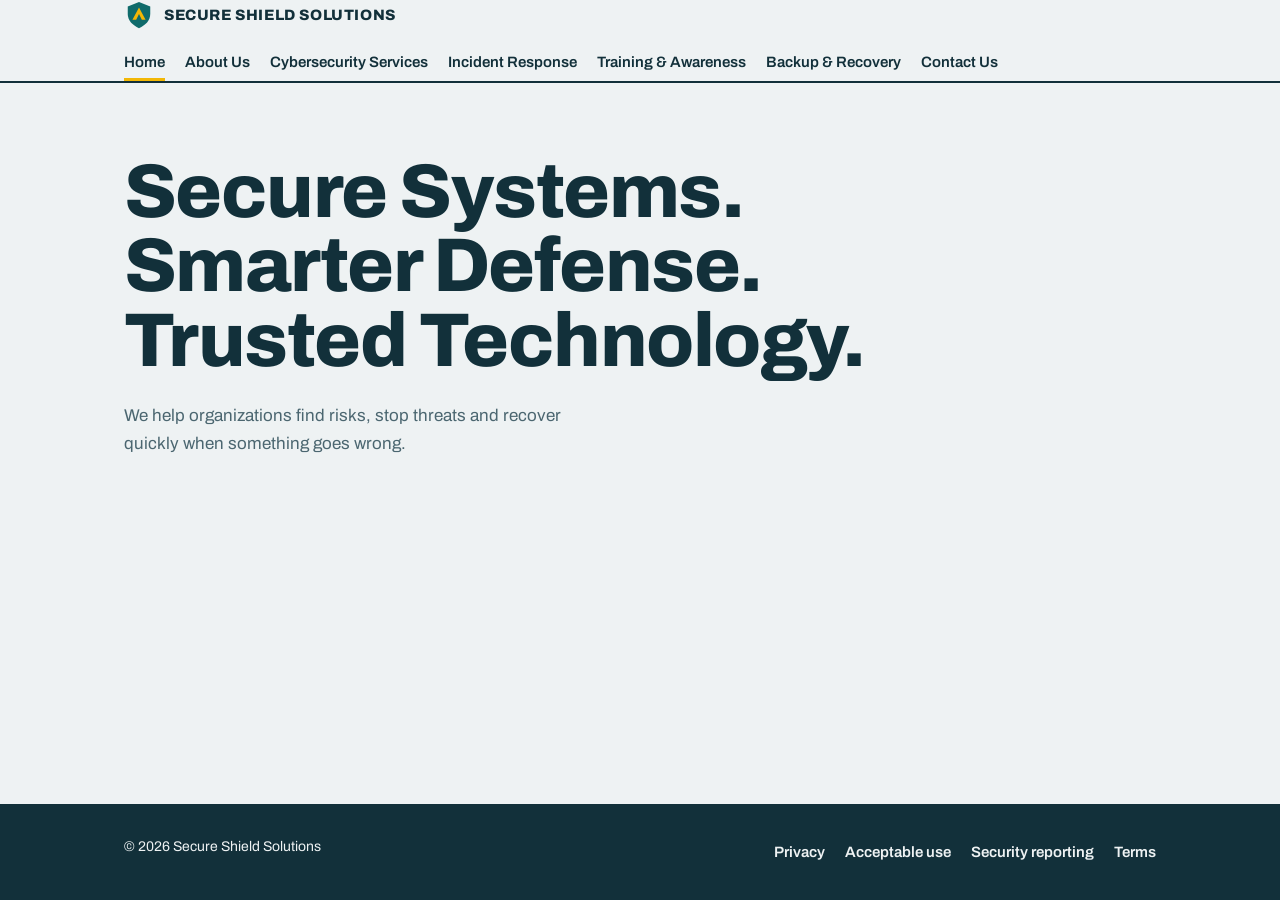
<file: index.html>
<!DOCTYPE html>
<html lang="en">
<head>
  <meta charset="utf-8">
  <meta name="viewport" content="width=device-width, initial-scale=1, viewport-fit=cover">
  <title>Secure Shield Solutions</title>

  <!-- Archivo font (falls back to system fonts if it fails to load) -->
  <link href="https://fonts.googleapis.com/css2?family=Archivo:wght@400;600;800&display=swap" rel="stylesheet">
  <link rel="stylesheet" href="css/main.css">
</head>
<body>

  <!-- ===== Header: logo + main navigation (same on every page) =====
       The link for the page you are on carries aria-current="page",
       which styles.css underlines. -->
  <header>
    <div class="wrap">
      <a class="logo" href="index.html" aria-label="Secure Shield Solutions home">
        <svg viewBox="0 0 32 32" aria-hidden="true">
          <path d="M16 2 4 7v8c0 7 5 12 12 15 7-3 12-8 12-15V7z" fill="var(--brand)"/>
          <path d="M9 21 16 8l7 13h-4l-3-6-3 6z" fill="var(--signal)"/>
        </svg>
        SECURE SHIELD SOLUTIONS
      </a>

      <nav aria-label="Primary">
        <a href="index.html" aria-current="page">Home</a>
        <a href="about.html">About Us</a>
        <a href="services.html">Cybersecurity Services</a>
        <a href="incident-response.html">Incident Response</a>
        <a href="training.html">Training &amp; Awareness</a>
        <a href="backup-recovery.html">Backup &amp; Recovery</a>
        <a href="contact.html">Contact Us</a>
      </nav>
    </div>
  </header>

  <!-- ===== Page content ===== -->
  <main>
    <!-- Home: hero headline -->
    <section class="hero">
      <div class="wrap">
        <h1>
          <span>Secure Systems.</span>
          <span>Smarter Defense.</span>
          <span>Trusted Technology.</span>
        </h1>
        <p class="lead">We help organizations find risks, stop threats and recover quickly when something goes wrong.</p>
      </div>
    </section>
  </main>

  <!-- ===== Footer (same on every page; links are placeholders) ===== -->
  <footer>
    <div class="wrap">
      <span>&copy; 2026 Secure Shield Solutions</span>
      <nav aria-label="Footer">
        <a href="#">Privacy</a>
        <a href="#">Acceptable use</a>
        <a href="#">Security reporting</a>
        <a href="#">Terms</a>
      </nav>
    </div>
  </footer>

</body>
</html>
</file>
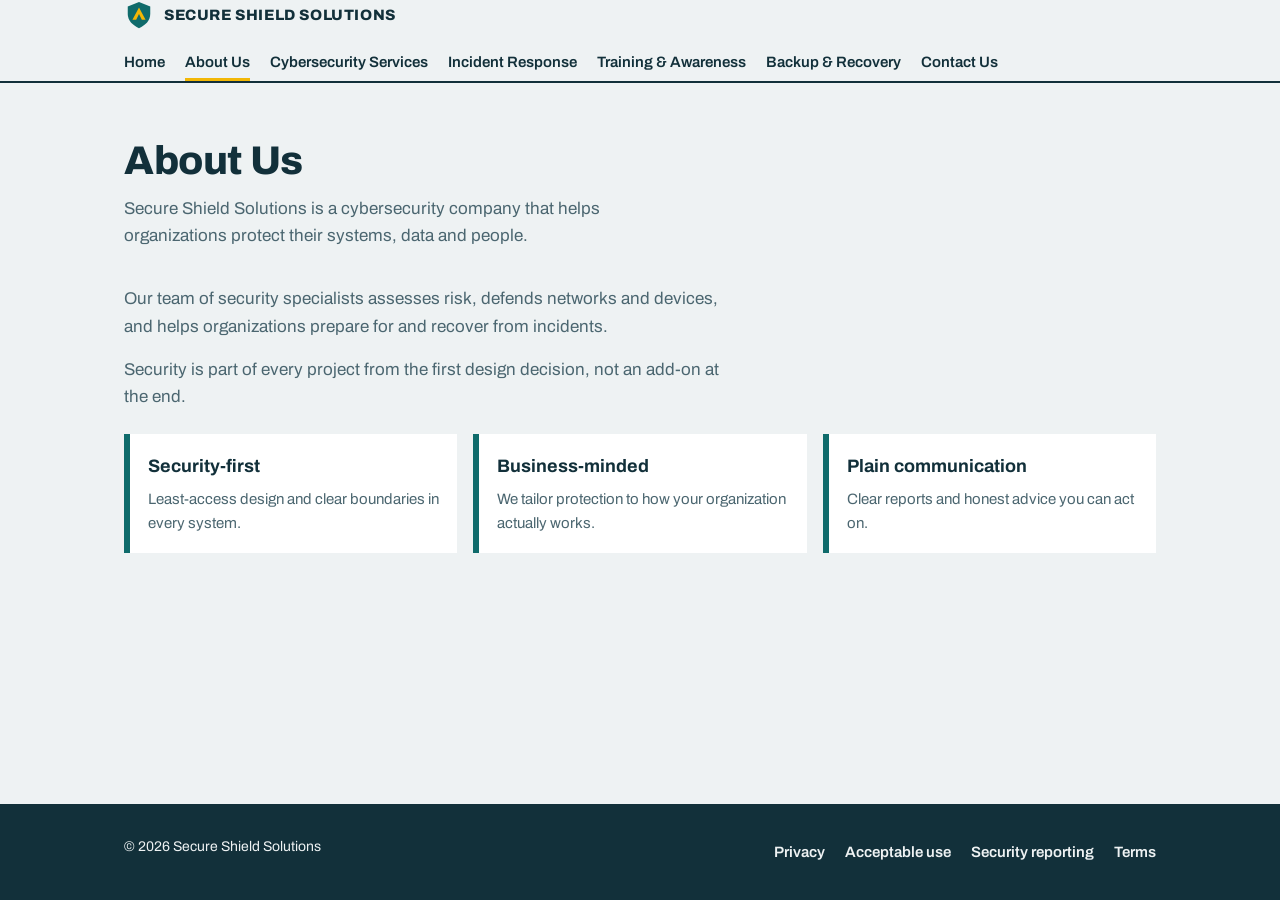
<file: about.html>
<!DOCTYPE html>
<html lang="en">
<head>
  <meta charset="utf-8">
  <meta name="viewport" content="width=device-width, initial-scale=1, viewport-fit=cover">
  <title>About Us | Secure Shield Solutions</title>

  <!-- Archivo font (falls back to system fonts if it fails to load) -->
  <link href="https://fonts.googleapis.com/css2?family=Archivo:wght@400;600;800&display=swap" rel="stylesheet">
  <link rel="stylesheet" href="css/main.css">
</head>
<body>

  <!-- ===== Header: logo + main navigation (same on every page) =====
       The link for the page you are on carries aria-current="page",
       which styles.css underlines. -->
  <header>
    <div class="wrap">
      <a class="logo" href="index.html" aria-label="Secure Shield Solutions home">
        <svg viewBox="0 0 32 32" aria-hidden="true">
          <path d="M16 2 4 7v8c0 7 5 12 12 15 7-3 12-8 12-15V7z" fill="var(--brand)"/>
          <path d="M9 21 16 8l7 13h-4l-3-6-3 6z" fill="var(--signal)"/>
        </svg>
        SECURE SHIELD SOLUTIONS
      </a>

      <nav aria-label="Primary">
        <a href="index.html">Home</a>
        <a href="about.html" aria-current="page">About Us</a>
        <a href="services.html">Cybersecurity Services</a>
        <a href="incident-response.html">Incident Response</a>
        <a href="training.html">Training &amp; Awareness</a>
        <a href="backup-recovery.html">Backup &amp; Recovery</a>
        <a href="contact.html">Contact Us</a>
      </nav>
    </div>
  </header>

  <!-- ===== Page content ===== -->
  <main>
    <!-- About Us -->
    <section class="page">
      <div class="wrap">
        <h2 class="title">About Us</h2>
        <p class="sub">Secure Shield Solutions is a cybersecurity company that helps organizations protect their systems, data and people.</p>
        <div class="prose">
          <p>Our team of security specialists assesses risk, defends networks and devices, and helps organizations prepare for and recover from incidents.</p>
          <p>Security is part of every project from the first design decision, not an add-on at the end.</p>
        </div>
        <div class="cols">
          <div><h3>Security-first</h3><p>Least-access design and clear boundaries in every system.</p></div>
          <div><h3>Business-minded</h3><p>We tailor protection to how your organization actually works.</p></div>
          <div><h3>Plain communication</h3><p>Clear reports and honest advice you can act on.</p></div>
        </div>
      </div>
    </section>
  </main>

  <!-- ===== Footer (same on every page; links are placeholders) ===== -->
  <footer>
    <div class="wrap">
      <span>&copy; 2026 Secure Shield Solutions</span>
      <nav aria-label="Footer">
        <a href="#">Privacy</a>
        <a href="#">Acceptable use</a>
        <a href="#">Security reporting</a>
        <a href="#">Terms</a>
      </nav>
    </div>
  </footer>

</body>
</html>
</file>
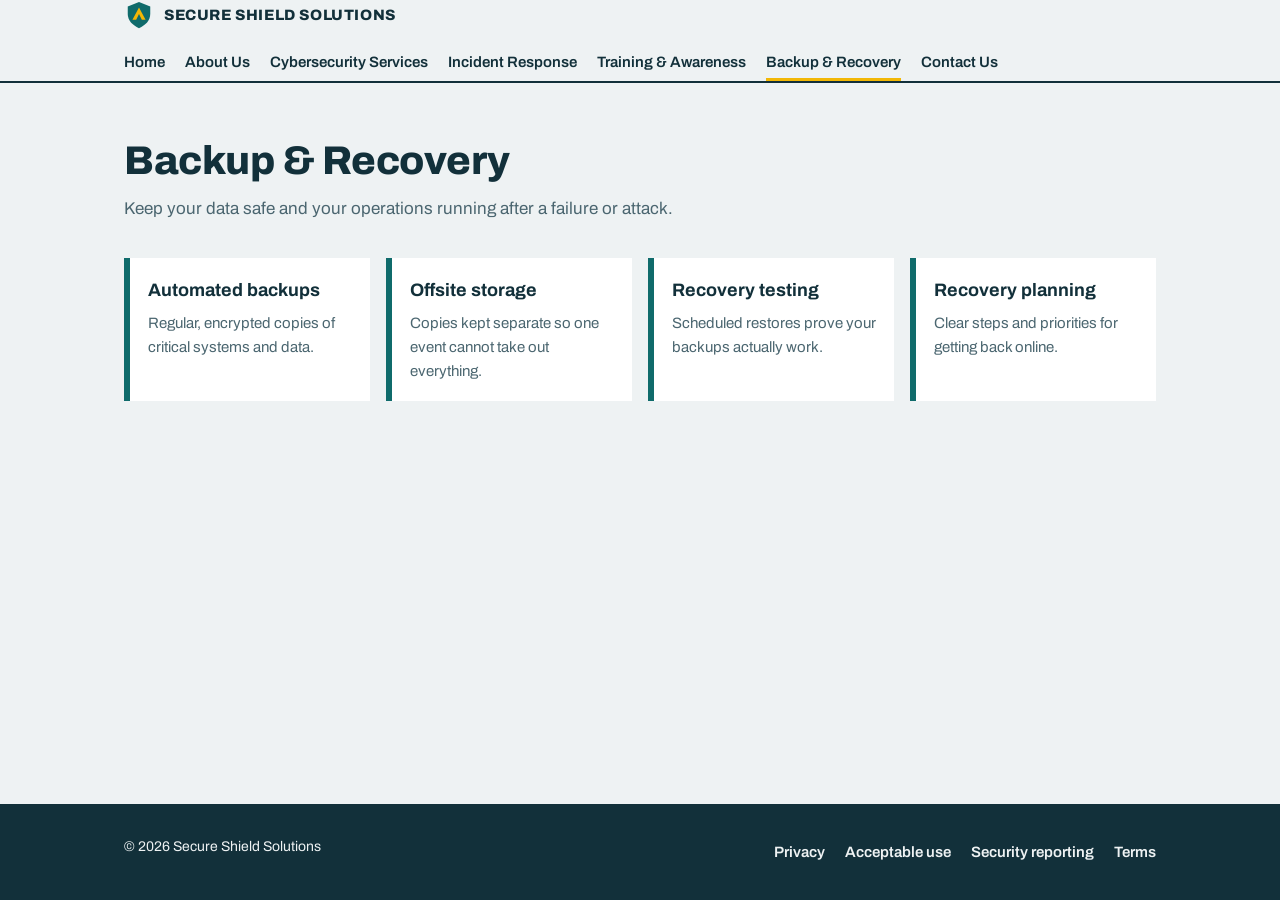
<file: backup-recovery.html>
<!DOCTYPE html>
<html lang="en">
<head>
  <meta charset="utf-8">
  <meta name="viewport" content="width=device-width, initial-scale=1, viewport-fit=cover">
  <title>Backup &amp; Recovery | Secure Shield Solutions</title>

  <!-- Archivo font (falls back to system fonts if it fails to load) -->
  <link href="https://fonts.googleapis.com/css2?family=Archivo:wght@400;600;800&display=swap" rel="stylesheet">
  <link rel="stylesheet" href="css/main.css">
</head>
<body>

  <!-- ===== Header: logo + main navigation (same on every page) =====
       The link for the page you are on carries aria-current="page",
       which styles.css underlines. -->
  <header>
    <div class="wrap">
      <a class="logo" href="index.html" aria-label="Secure Shield Solutions home">
        <svg viewBox="0 0 32 32" aria-hidden="true">
          <path d="M16 2 4 7v8c0 7 5 12 12 15 7-3 12-8 12-15V7z" fill="var(--brand)"/>
          <path d="M9 21 16 8l7 13h-4l-3-6-3 6z" fill="var(--signal)"/>
        </svg>
        SECURE SHIELD SOLUTIONS
      </a>

      <nav aria-label="Primary">
        <a href="index.html">Home</a>
        <a href="about.html">About Us</a>
        <a href="services.html">Cybersecurity Services</a>
        <a href="incident-response.html">Incident Response</a>
        <a href="training.html">Training &amp; Awareness</a>
        <a href="backup-recovery.html" aria-current="page">Backup &amp; Recovery</a>
        <a href="contact.html">Contact Us</a>
      </nav>
    </div>
  </header>

  <!-- ===== Page content ===== -->
  <main>
    <!-- Backup &amp; Recovery -->
    <section class="page">
      <div class="wrap">
        <h2 class="title">Backup &amp; Recovery</h2>
        <p class="sub">Keep your data safe and your operations running after a failure or attack.</p>
        <div class="cols">
          <div><h3>Automated backups</h3><p>Regular, encrypted copies of critical systems and data.</p></div>
          <div><h3>Offsite storage</h3><p>Copies kept separate so one event cannot take out everything.</p></div>
          <div><h3>Recovery testing</h3><p>Scheduled restores prove your backups actually work.</p></div>
          <div><h3>Recovery planning</h3><p>Clear steps and priorities for getting back online.</p></div>
        </div>
      </div>
    </section>
  </main>

  <!-- ===== Footer (same on every page; links are placeholders) ===== -->
  <footer>
    <div class="wrap">
      <span>&copy; 2026 Secure Shield Solutions</span>
      <nav aria-label="Footer">
        <a href="#">Privacy</a>
        <a href="#">Acceptable use</a>
        <a href="#">Security reporting</a>
        <a href="#">Terms</a>
      </nav>
    </div>
  </footer>

</body>
</html>
</file>
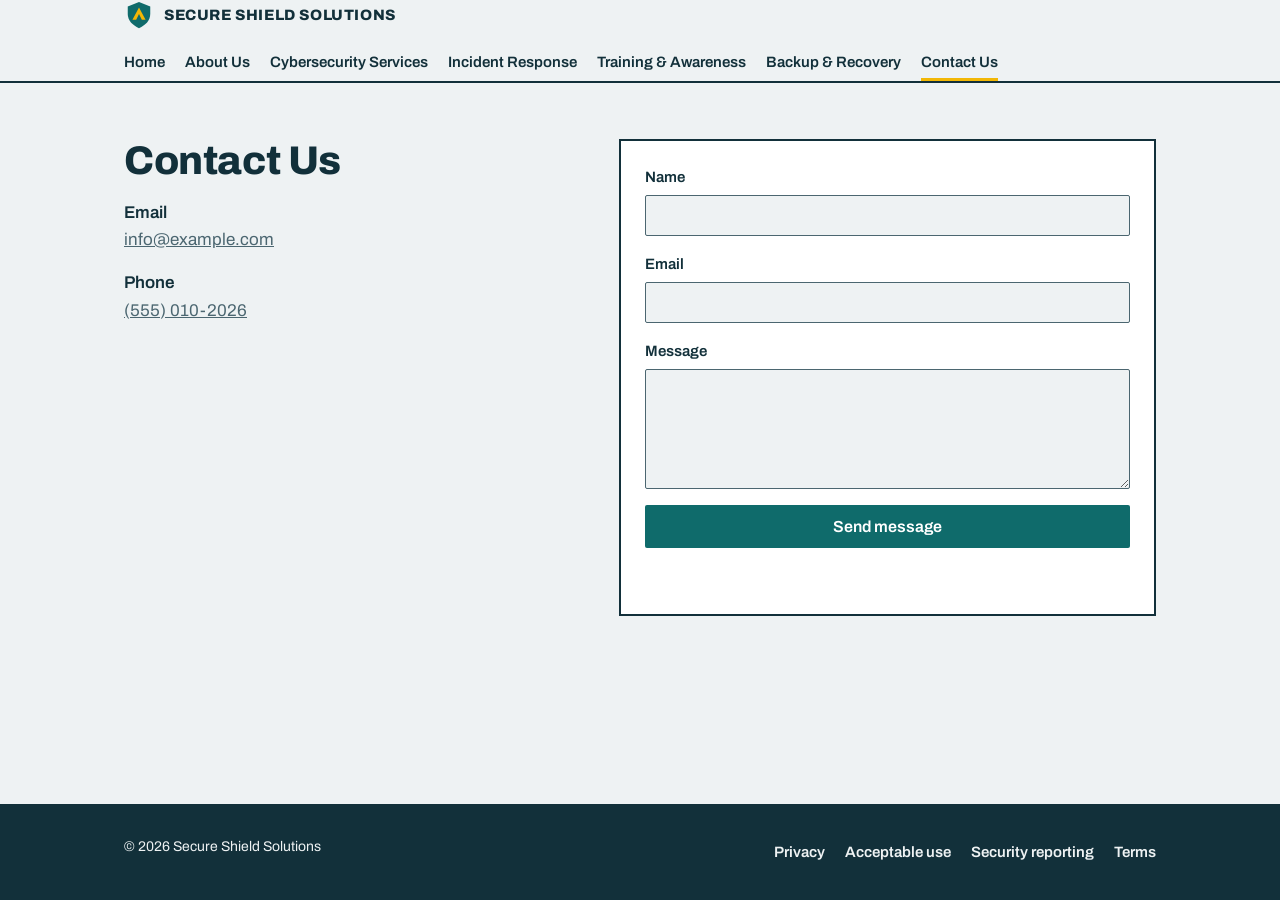
<file: contact.html>
<!DOCTYPE html>
<html lang="en">
<head>
  <meta charset="utf-8">
  <meta name="viewport" content="width=device-width, initial-scale=1, viewport-fit=cover">
  <title>Contact Us | Secure Shield Solutions</title>

  <!-- Archivo font (falls back to system fonts if it fails to load) -->
  <link href="https://fonts.googleapis.com/css2?family=Archivo:wght@400;600;800&display=swap" rel="stylesheet">
  <link rel="stylesheet" href="css/main.css">
</head>
<body>

  <!-- ===== Header: logo + main navigation (same on every page) =====
       The link for the page you are on carries aria-current="page",
       which styles.css underlines. -->
  <header>
    <div class="wrap">
      <a class="logo" href="index.html" aria-label="Secure Shield Solutions home">
        <svg viewBox="0 0 32 32" aria-hidden="true">
          <path d="M16 2 4 7v8c0 7 5 12 12 15 7-3 12-8 12-15V7z" fill="var(--brand)"/>
          <path d="M9 21 16 8l7 13h-4l-3-6-3 6z" fill="var(--signal)"/>
        </svg>
        SECURE SHIELD SOLUTIONS
      </a>

      <nav aria-label="Primary">
        <a href="index.html">Home</a>
        <a href="about.html">About Us</a>
        <a href="services.html">Cybersecurity Services</a>
        <a href="incident-response.html">Incident Response</a>
        <a href="training.html">Training &amp; Awareness</a>
        <a href="backup-recovery.html">Backup &amp; Recovery</a>
        <a href="contact.html" aria-current="page">Contact Us</a>
      </nav>
    </div>
  </header>

  <!-- ===== Page content ===== -->
  <main>
    <!-- Contact Us: details on the left, form on the right -->
    <section class="page">
      <div class="wrap contact">
        <div>
          <h2 class="title">Contact Us</h2>
          <dl>
            <dt>Email</dt>
            <dd><a href="mailto:info@example.com">info@example.com</a></dd>
            <dt>Phone</dt>
            <dd><a href="tel:5550102026">(555) 010-2026</a></dd>
          </dl>
        </div>

        <!-- Prototype form: script.js validates it but does not send anything -->
        <form id="contact-form" novalidate>
          <label>Name <input name="name" required autocomplete="name"></label>
          <label>Email <input name="email" type="email" required autocomplete="email"></label>
          <label>Message <textarea name="msg" required></textarea></label>
          <button class="btn" type="submit">Send message</button>
          <p id="status" role="status"></p>
        </form>
      </div>
    </section>
  </main>

  <!-- ===== Footer (same on every page; links are placeholders) ===== -->
  <footer>
    <div class="wrap">
      <span>&copy; 2026 Secure Shield Solutions</span>
      <nav aria-label="Footer">
        <a href="#">Privacy</a>
        <a href="#">Acceptable use</a>
        <a href="#">Security reporting</a>
        <a href="#">Terms</a>
      </nav>
    </div>
  </footer>

  <script src="scripts/script.js"></script>
</body>
</html>
</file>
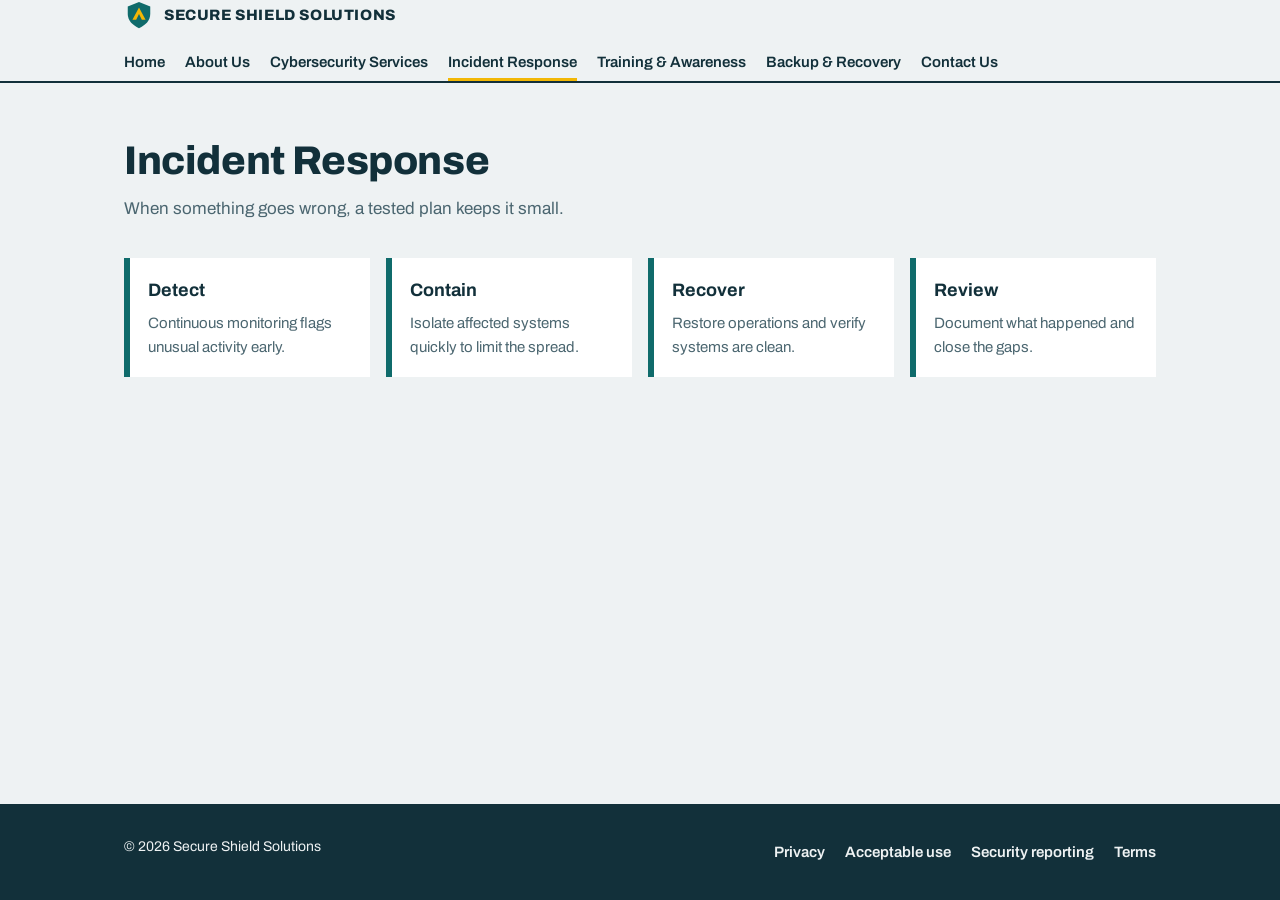
<file: incident-response.html>
<!DOCTYPE html>
<html lang="en">
<head>
  <meta charset="utf-8">
  <meta name="viewport" content="width=device-width, initial-scale=1, viewport-fit=cover">
  <title>Incident Response | Secure Shield Solutions</title>

  <!-- Archivo font (falls back to system fonts if it fails to load) -->
  <link href="https://fonts.googleapis.com/css2?family=Archivo:wght@400;600;800&display=swap" rel="stylesheet">
  <link rel="stylesheet" href="css/main.css">
</head>
<body>

  <!-- ===== Header: logo + main navigation (same on every page) =====
       The link for the page you are on carries aria-current="page",
       which styles.css underlines. -->
  <header>
    <div class="wrap">
      <a class="logo" href="index.html" aria-label="Secure Shield Solutions home">
        <svg viewBox="0 0 32 32" aria-hidden="true">
          <path d="M16 2 4 7v8c0 7 5 12 12 15 7-3 12-8 12-15V7z" fill="var(--brand)"/>
          <path d="M9 21 16 8l7 13h-4l-3-6-3 6z" fill="var(--signal)"/>
        </svg>
        SECURE SHIELD SOLUTIONS
      </a>

      <nav aria-label="Primary">
        <a href="index.html">Home</a>
        <a href="about.html">About Us</a>
        <a href="services.html">Cybersecurity Services</a>
        <a href="incident-response.html" aria-current="page">Incident Response</a>
        <a href="training.html">Training &amp; Awareness</a>
        <a href="backup-recovery.html">Backup &amp; Recovery</a>
        <a href="contact.html">Contact Us</a>
      </nav>
    </div>
  </header>

  <!-- ===== Page content ===== -->
  <main>
    <!-- Incident Response -->
    <section class="page">
      <div class="wrap">
        <h2 class="title">Incident Response</h2>
        <p class="sub">When something goes wrong, a tested plan keeps it small.</p>
        <div class="cols">
          <div><h3>Detect</h3><p>Continuous monitoring flags unusual activity early.</p></div>
          <div><h3>Contain</h3><p>Isolate affected systems quickly to limit the spread.</p></div>
          <div><h3>Recover</h3><p>Restore operations and verify systems are clean.</p></div>
          <div><h3>Review</h3><p>Document what happened and close the gaps.</p></div>
        </div>
      </div>
    </section>
  </main>

  <!-- ===== Footer (same on every page; links are placeholders) ===== -->
  <footer>
    <div class="wrap">
      <span>&copy; 2026 Secure Shield Solutions</span>
      <nav aria-label="Footer">
        <a href="#">Privacy</a>
        <a href="#">Acceptable use</a>
        <a href="#">Security reporting</a>
        <a href="#">Terms</a>
      </nav>
    </div>
  </footer>

</body>
</html>
</file>
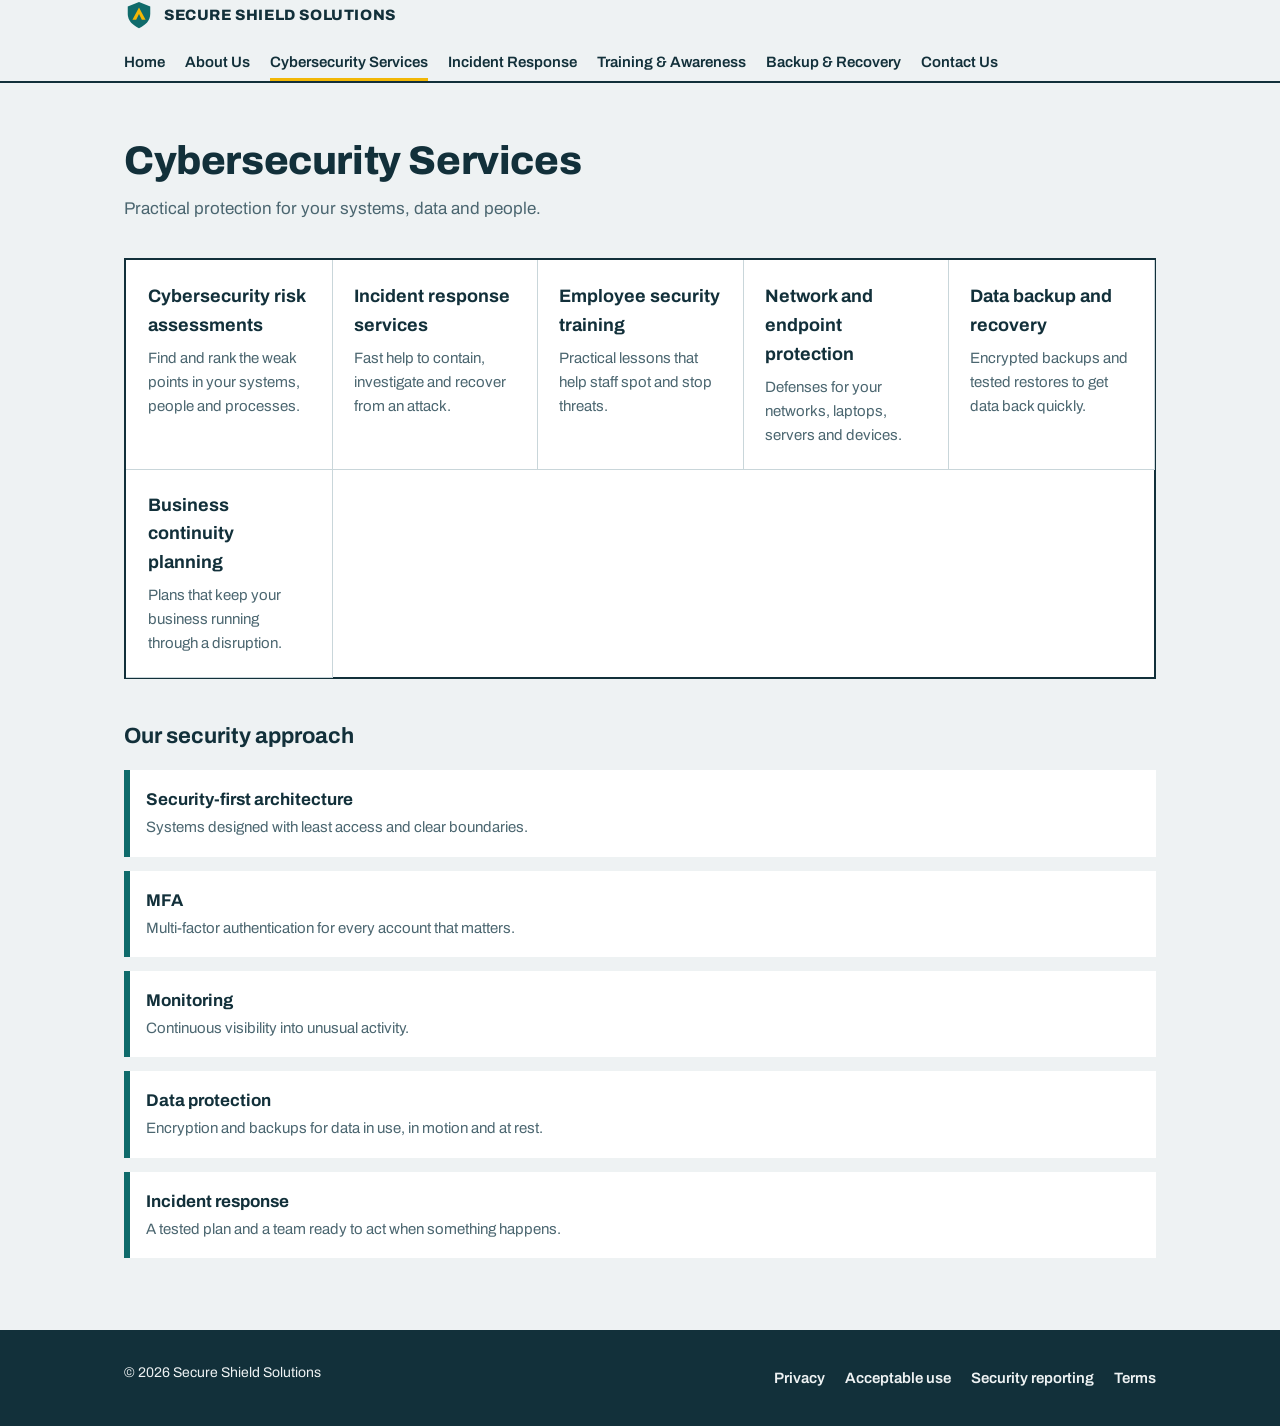
<file: services.html>
<!DOCTYPE html>
<html lang="en">
<head>
  <meta charset="utf-8">
  <meta name="viewport" content="width=device-width, initial-scale=1, viewport-fit=cover">
  <title>Cybersecurity Services | Secure Shield Solutions</title>

  <!-- Archivo font (falls back to system fonts if it fails to load) -->
  <link href="https://fonts.googleapis.com/css2?family=Archivo:wght@400;600;800&display=swap" rel="stylesheet">
  <link rel="stylesheet" href="css/main.css">
</head>
<body>

  <!-- ===== Header: logo + main navigation (same on every page) =====
       The link for the page you are on carries aria-current="page",
       which styles.css underlines. -->
  <header>
    <div class="wrap">
      <a class="logo" href="index.html" aria-label="Secure Shield Solutions home">
        <svg viewBox="0 0 32 32" aria-hidden="true">
          <path d="M16 2 4 7v8c0 7 5 12 12 15 7-3 12-8 12-15V7z" fill="var(--brand)"/>
          <path d="M9 21 16 8l7 13h-4l-3-6-3 6z" fill="var(--signal)"/>
        </svg>
        SECURE SHIELD SOLUTIONS
      </a>

      <nav aria-label="Primary">
        <a href="index.html">Home</a>
        <a href="about.html">About Us</a>
        <a href="services.html" aria-current="page">Cybersecurity Services</a>
        <a href="incident-response.html">Incident Response</a>
        <a href="training.html">Training &amp; Awareness</a>
        <a href="backup-recovery.html">Backup &amp; Recovery</a>
        <a href="contact.html">Contact Us</a>
      </nav>
    </div>
  </header>

  <!-- ===== Page content ===== -->
  <main>
    <!-- Cybersecurity Services: the six services plus our security approach -->
    <section class="page">
      <div class="wrap">
        <h2 class="title">Cybersecurity Services</h2>
        <p class="sub">Practical protection for your systems, data and people.</p>
        <div class="services">
          <div><h3>Cybersecurity risk assessments</h3><p>Find and rank the weak points in your systems, people and processes.</p></div>
          <div><h3>Incident response services</h3><p>Fast help to contain, investigate and recover from an attack.</p></div>
          <div><h3>Employee security training</h3><p>Practical lessons that help staff spot and stop threats.</p></div>
          <div><h3>Network and endpoint protection</h3><p>Defenses for your networks, laptops, servers and devices.</p></div>
          <div><h3>Data backup and recovery</h3><p>Encrypted backups and tested restores to get data back quickly.</p></div>
          <div><h3>Business continuity planning</h3><p>Plans that keep your business running through a disruption.</p></div>
        </div>

        <h3 class="subhead">Our security approach</h3>
        <ul class="checks">
          <li><div><b>Security-first architecture</b><span>Systems designed with least access and clear boundaries.</span></div></li>
          <li><div><b>MFA</b><span>Multi-factor authentication for every account that matters.</span></div></li>
          <li><div><b>Monitoring</b><span>Continuous visibility into unusual activity.</span></div></li>
          <li><div><b>Data protection</b><span>Encryption and backups for data in use, in motion and at rest.</span></div></li>
          <li><div><b>Incident response</b><span>A tested plan and a team ready to act when something happens.</span></div></li>
        </ul>
      </div>
    </section>
  </main>

  <!-- ===== Footer (same on every page; links are placeholders) ===== -->
  <footer>
    <div class="wrap">
      <span>&copy; 2026 Secure Shield Solutions</span>
      <nav aria-label="Footer">
        <a href="#">Privacy</a>
        <a href="#">Acceptable use</a>
        <a href="#">Security reporting</a>
        <a href="#">Terms</a>
      </nav>
    </div>
  </footer>

</body>
</html>
</file>
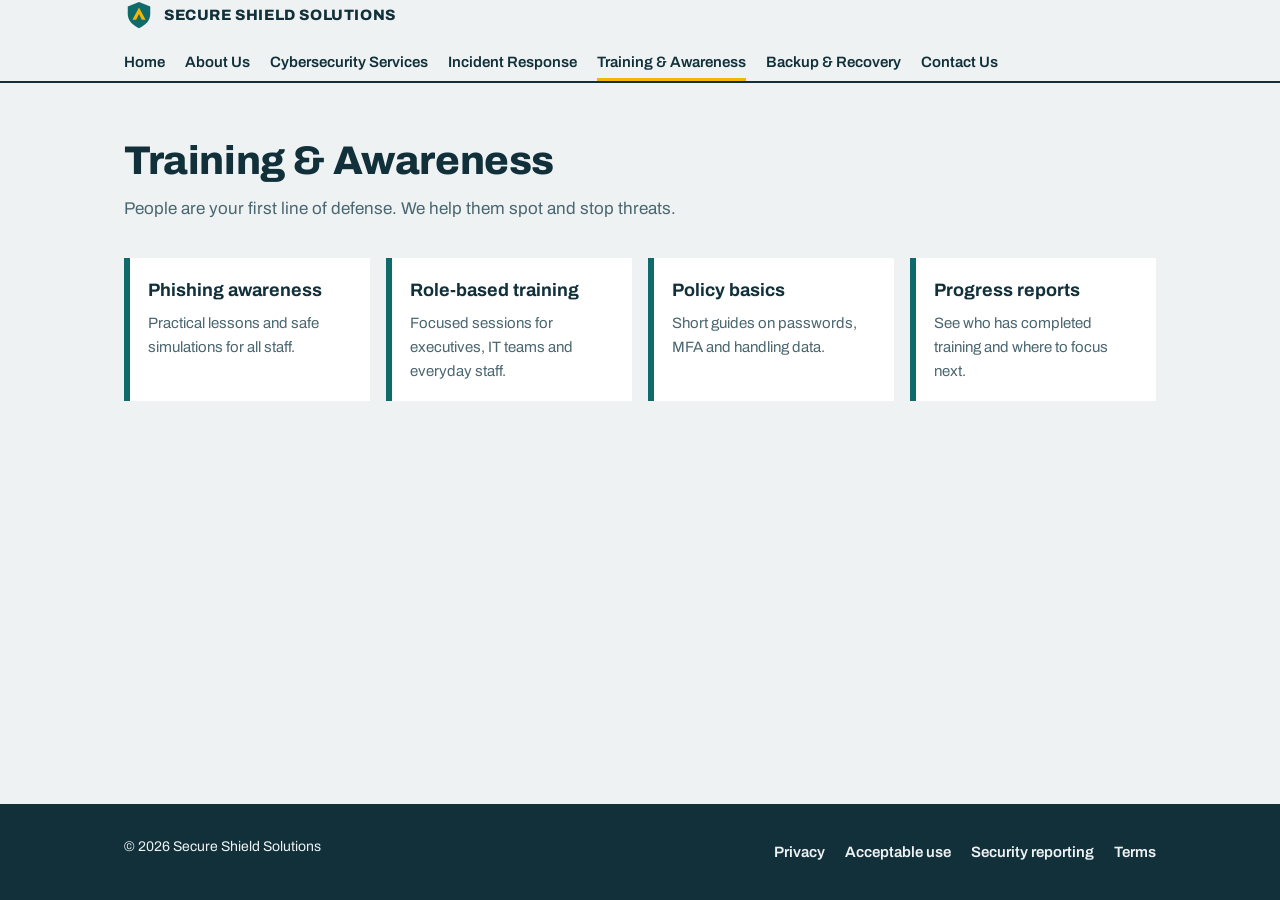
<file: training.html>
<!DOCTYPE html>
<html lang="en">
<head>
  <meta charset="utf-8">
  <meta name="viewport" content="width=device-width, initial-scale=1, viewport-fit=cover">
  <title>Training &amp; Awareness | Secure Shield Solutions</title>

  <!-- Archivo font (falls back to system fonts if it fails to load) -->
  <link href="https://fonts.googleapis.com/css2?family=Archivo:wght@400;600;800&display=swap" rel="stylesheet">
  <link rel="stylesheet" href="css/main.css">
</head>
<body>

  <!-- ===== Header: logo + main navigation (same on every page) =====
       The link for the page you are on carries aria-current="page",
       which styles.css underlines. -->
  <header>
    <div class="wrap">
      <a class="logo" href="index.html" aria-label="Secure Shield Solutions home">
        <svg viewBox="0 0 32 32" aria-hidden="true">
          <path d="M16 2 4 7v8c0 7 5 12 12 15 7-3 12-8 12-15V7z" fill="var(--brand)"/>
          <path d="M9 21 16 8l7 13h-4l-3-6-3 6z" fill="var(--signal)"/>
        </svg>
        SECURE SHIELD SOLUTIONS
      </a>

      <nav aria-label="Primary">
        <a href="index.html">Home</a>
        <a href="about.html">About Us</a>
        <a href="services.html">Cybersecurity Services</a>
        <a href="incident-response.html">Incident Response</a>
        <a href="training.html" aria-current="page">Training &amp; Awareness</a>
        <a href="backup-recovery.html">Backup &amp; Recovery</a>
        <a href="contact.html">Contact Us</a>
      </nav>
    </div>
  </header>

  <!-- ===== Page content ===== -->
  <main>
    <!-- Training &amp; Awareness -->
    <section class="page">
      <div class="wrap">
        <h2 class="title">Training &amp; Awareness</h2>
        <p class="sub">People are your first line of defense. We help them spot and stop threats.</p>
        <div class="cols">
          <div><h3>Phishing awareness</h3><p>Practical lessons and safe simulations for all staff.</p></div>
          <div><h3>Role-based training</h3><p>Focused sessions for executives, IT teams and everyday staff.</p></div>
          <div><h3>Policy basics</h3><p>Short guides on passwords, MFA and handling data.</p></div>
          <div><h3>Progress reports</h3><p>See who has completed training and where to focus next.</p></div>
        </div>
      </div>
    </section>
  </main>

  <!-- ===== Footer (same on every page; links are placeholders) ===== -->
  <footer>
    <div class="wrap">
      <span>&copy; 2026 Secure Shield Solutions</span>
      <nav aria-label="Footer">
        <a href="#">Privacy</a>
        <a href="#">Acceptable use</a>
        <a href="#">Security reporting</a>
        <a href="#">Terms</a>
      </nav>
    </div>
  </footer>

</body>
</html>
</file>
<file: css/main.css>
/* ==========================================================
   Secure Shield Solutions - styles
   Sections: 1 Theme  2 Base  3 Header  4 Pages  5 Content
             blocks  6 Contact  7 Footer  8 Mobile
   ========================================================== */

/* ---------- 1. Theme colors (light by default) ---------- */
:root {
  --bg: #eef2f3;        /* page background */
  --panel: #fff;        /* cards and form */
  --ink: #12303a;       /* main text */
  --muted: #4b6670;     /* secondary text */
  --line: #c9d6da;      /* borders */
  --brand: #0f6b6b;     /* teal accent */
  --signal: #f2b705;    /* yellow highlight */
  --on-brand: #fff;     /* text on brand-colored buttons */

  /* Keep content clear of phone notches and system bars */
  box-sizing: border-box;
  padding-top: env(safe-area-inset-top, 0px);
  padding-bottom: env(safe-area-inset-bottom, 0px);
}

/* Dark theme: follows the visitor's system setting */
@media (prefers-color-scheme: dark) {
  :root:not([data-theme="light"]) {
    --bg: #0f1f25;
    --panel: #16303a;
    --ink: #e8f1f3;
    --muted: #9bb5bd;
    --line: #2a4852;
    --brand: #4fc3c3;
    --on-brand: #06242a;
  }
}

/* Same dark colors, for forcing dark mode with <html data-theme="dark"> */
:root[data-theme="dark"] {
  --bg: #0f1f25;
  --panel: #16303a;
  --ink: #e8f1f3;
  --muted: #9bb5bd;
  --line: #2a4852;
  --brand: #4fc3c3;
  --on-brand: #06242a;
}

/* ---------- 2. Base ---------- */
* { box-sizing: border-box; }

html { height: 100%; }

/* Column layout so the footer sits at the bottom on short pages */
body {
  min-height: 100%;
  display: flex;
  flex-direction: column;
  margin: 0;
  background: var(--bg);
  color: var(--ink);
  font: 400 17px/1.6 Archivo, system-ui, -apple-system, "Segoe UI", sans-serif;
}

main { flex: 1 0 auto; }   /* main grows to push the footer down */

a { color: inherit; }

/* Visible keyboard focus */
:focus-visible { outline: 3px solid var(--signal); outline-offset: 2px; }

/* Centered content column used throughout */
.wrap { max-width: 1080px; margin: 0 auto; padding: 0 24px; }

/* ---------- 3. Header and navigation ---------- */
header {
  position: sticky;
  top: env(safe-area-inset-top, 0px);
  z-index: 5;
  background: var(--bg);
  border-bottom: 2px solid var(--ink);
}

header .wrap {
  display: flex;
  align-items: center;
  justify-content: space-between;
  flex-wrap: wrap;
  gap: 16px;
  min-height: 64px;
}

.logo {
  display: flex;
  align-items: center;
  gap: 10px;
  font-size: 15px;
  font-weight: 800;
  letter-spacing: 0.04em;
  text-decoration: none;
}
.logo svg { width: 30px; height: 30px; flex: none; }

nav { display: flex; flex-wrap: wrap; gap: 6px 20px; }

nav a {
  padding: 4px 0;
  font-size: 15px;
  font-weight: 600;
  text-decoration: none;
  border-bottom: 3px solid transparent;
}
/* Yellow underline on hover and for the current page */
nav a:hover,
nav a[aria-current] { border-color: var(--signal); }

/* ---------- 4. Pages ---------- */
.page { padding: 56px 0 72px; }

h2.title {
  margin: 0 0 12px;
  font-size: clamp(28px, 4vw, 40px);
  font-weight: 800;
  line-height: 1.1;
  letter-spacing: -0.01em;
}

.sub { max-width: 56ch; margin: 0 0 36px; color: var(--muted); }

/* ---------- 5. Content blocks ---------- */

/* Home hero */
.hero { padding: 72px 0 64px; }

h1 {
  margin: 0 0 24px;
  font-size: clamp(40px, 6.2vw, 76px);
  font-weight: 800;
  line-height: 0.98;
  letter-spacing: -0.02em;
}
h1 span { display: block; }   /* one phrase per line */

.lead { max-width: 46ch; margin: 0; color: var(--muted); }

/* About text */
.prose { max-width: 62ch; }
.prose p { margin: 0 0 16px; color: var(--muted); }

/* Card grid with a teal left edge (About, Incident, Training, Backup) */
.cols {
  display: grid;
  grid-template-columns: repeat(auto-fit, minmax(220px, 1fr));
  gap: 16px;
  margin-top: 24px;
}
.cols div {
  padding: 18px;
  background: var(--panel);
  border-left: 6px solid var(--brand);
}
.cols h3 { margin: 0 0 6px; font-size: 18px; }
.cols p  { margin: 0; font-size: 15px; color: var(--muted); }

/* Services grid (bordered table-style cells) */
.services {
  display: grid;
  grid-template-columns: repeat(auto-fit, minmax(200px, 1fr));
  background: var(--panel);
  border: 2px solid var(--ink);
}
.services div {
  padding: 22px;
  margin: 0 -1px -1px 0;   /* overlap borders so lines stay 1px thick */
  border-right: 1px solid var(--line);
  border-bottom: 1px solid var(--line);
}
.services h3 { margin: 0 0 6px; font-size: 18px; }
.services p  { margin: 0; font-size: 15px; color: var(--muted); }

/* "Our security approach" heading and list */
.subhead { margin: 40px 0 16px; font-size: 22px; }

.checks { display: grid; gap: 14px; margin: 0; padding: 0; list-style: none; }
.checks li {
  display: flex;
  align-items: flex-start;
  gap: 14px;
  padding: 16px;
  background: var(--panel);
  border-left: 6px solid var(--brand);
}
.checks b { display: block; }
.checks span { font-size: 15px; color: var(--muted); }

/* ---------- 6. Contact page ---------- */
.contact { display: grid; grid-template-columns: 1fr 1.2fr; gap: 48px; }
.contact dl { margin: 0; }
.contact dt { margin-top: 16px; font-weight: 600; }
.contact dd { margin: 0; color: var(--muted); }

form {
  display: grid;
  gap: 16px;
  padding: 24px;
  background: var(--panel);
  border: 2px solid var(--ink);
}

label { display: grid; gap: 6px; font-size: 15px; font-weight: 600; }

input,
textarea {
  width: 100%;
  padding: 11px 12px;
  font: 400 16px Archivo, system-ui, sans-serif;
  color: var(--ink);
  background: var(--bg);
  border: 1px solid var(--muted);
  border-radius: 2px;
}
textarea { min-height: 120px; resize: vertical; }

.btn {
  display: inline-block;
  padding: 13px 24px;
  font: 600 16px Archivo, system-ui, sans-serif;
  color: var(--on-brand);
  background: var(--brand);
  border: 0;
  border-radius: 2px;
  cursor: pointer;
}
.btn:hover { background: var(--ink); color: var(--bg); }

#status { min-height: 1.5em; margin: 0; font-weight: 600; color: var(--brand); }

/* ---------- 7. Footer ---------- */
footer { flex: none; padding: 32px 0; background: var(--ink); color: var(--bg); }

footer .wrap {
  display: flex;
  flex-wrap: wrap;
  justify-content: space-between;
  gap: 16px;
  font-size: 14px;
}
footer nav { gap: 20px; }
footer a { border: 0; }

/* ---------- 8. Mobile (narrow screens) ---------- */
@media (max-width: 760px) {
  .contact { grid-template-columns: 1fr; gap: 32px; }
  .hero { padding: 48px 0; }
  .page { padding: 40px 0 48px; }
  nav { gap: 6px 16px; }
}
</file>
